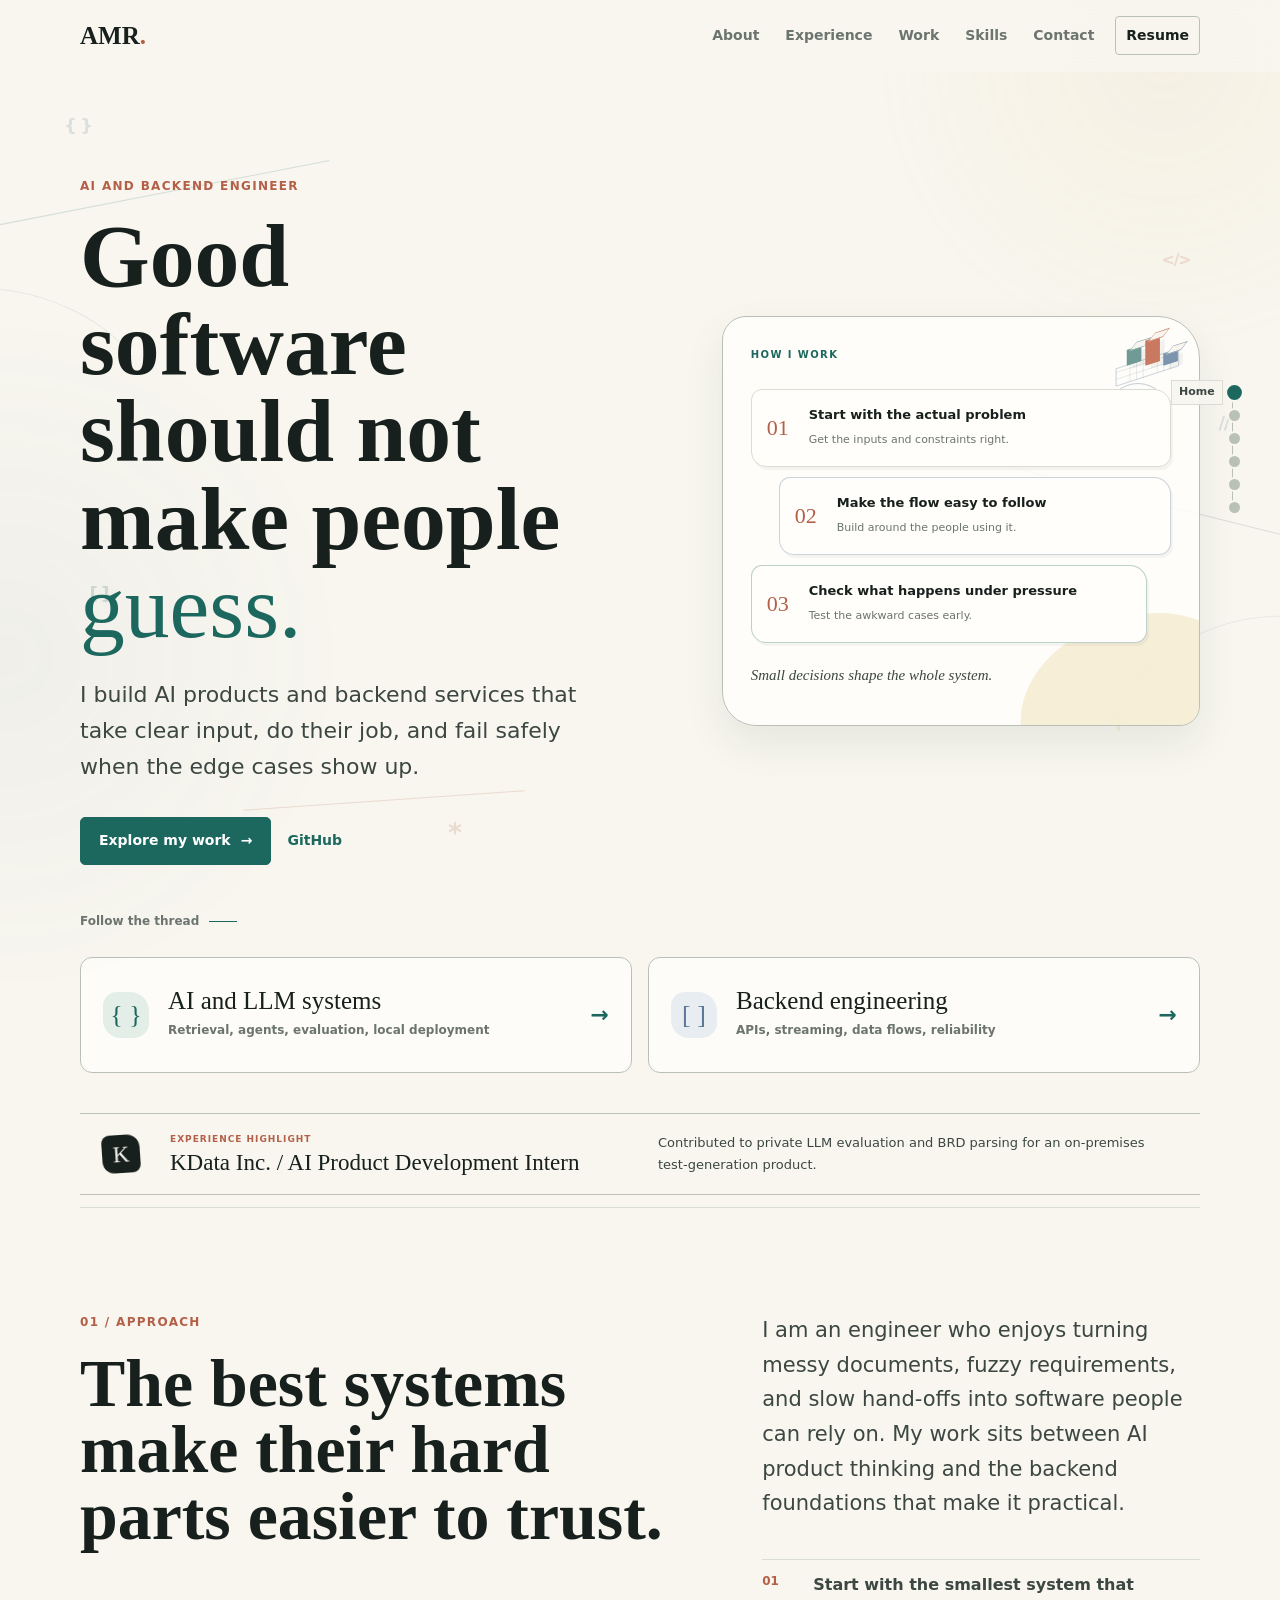
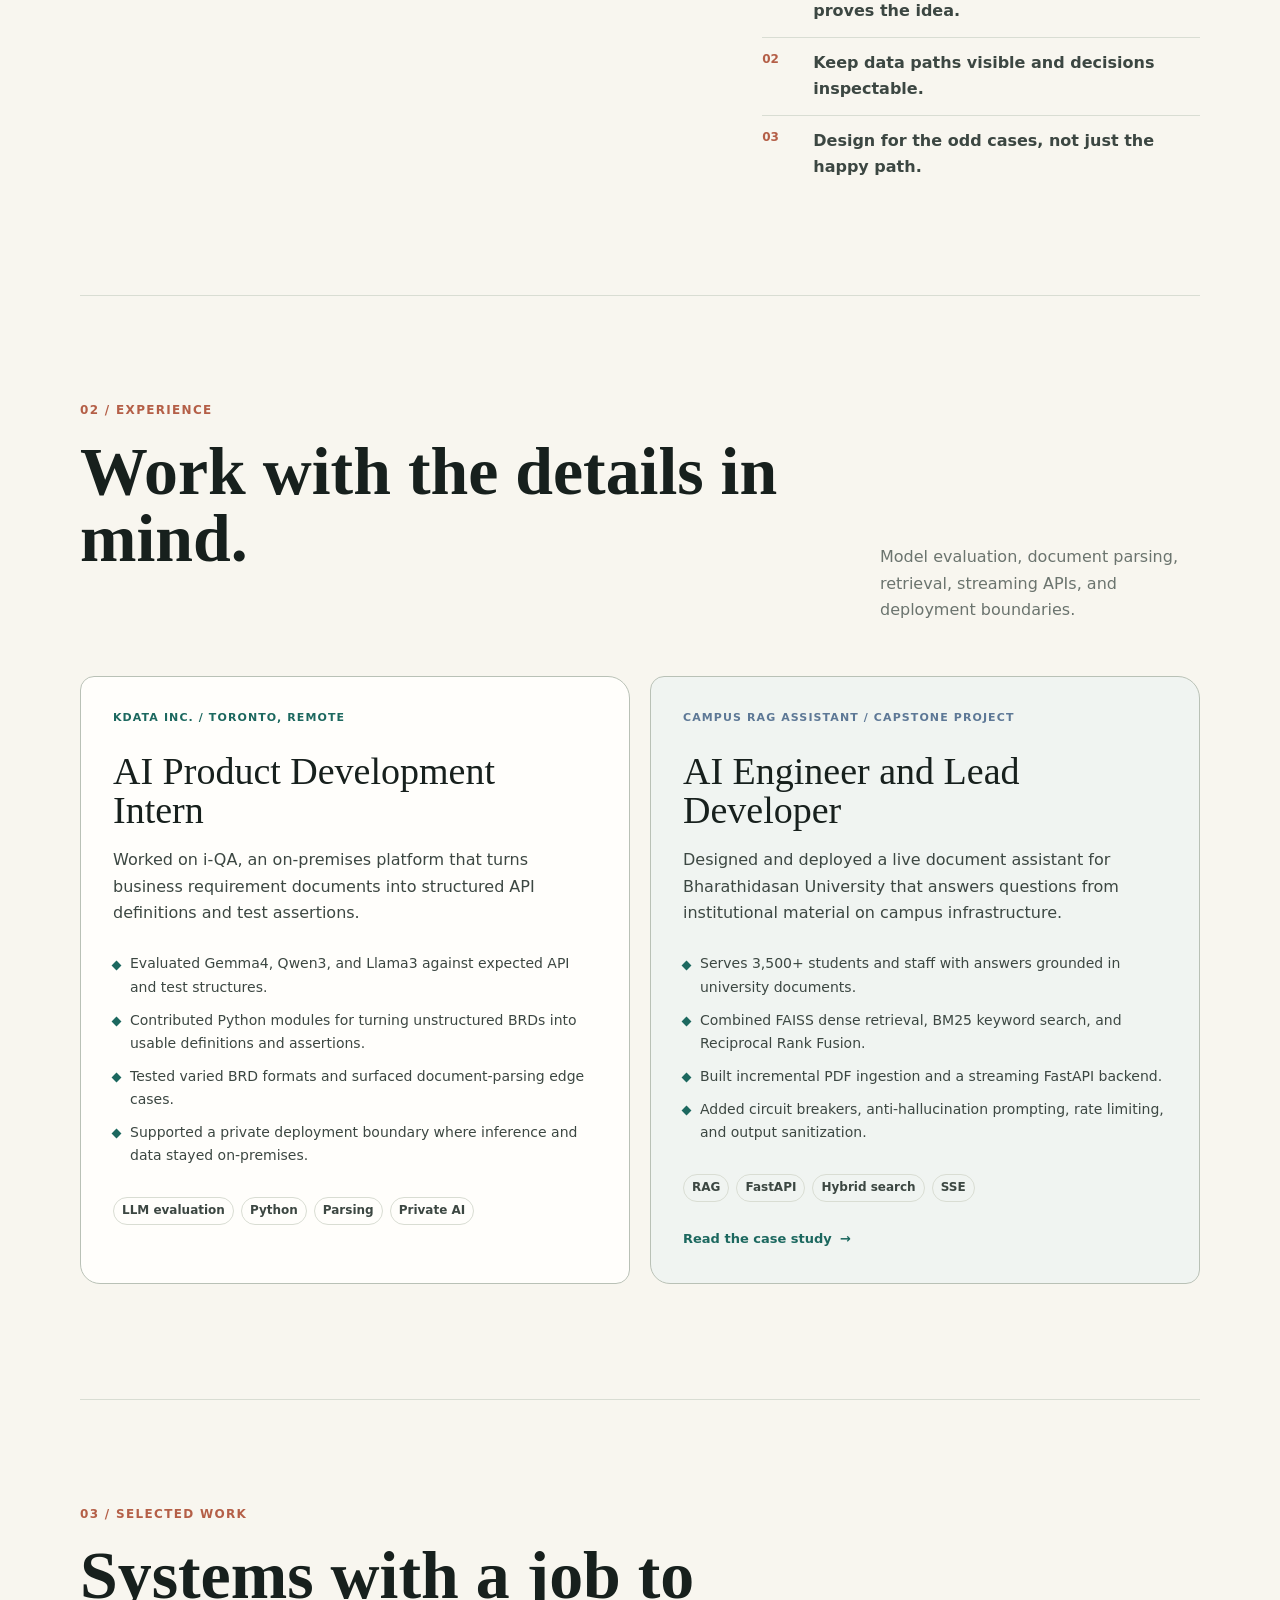
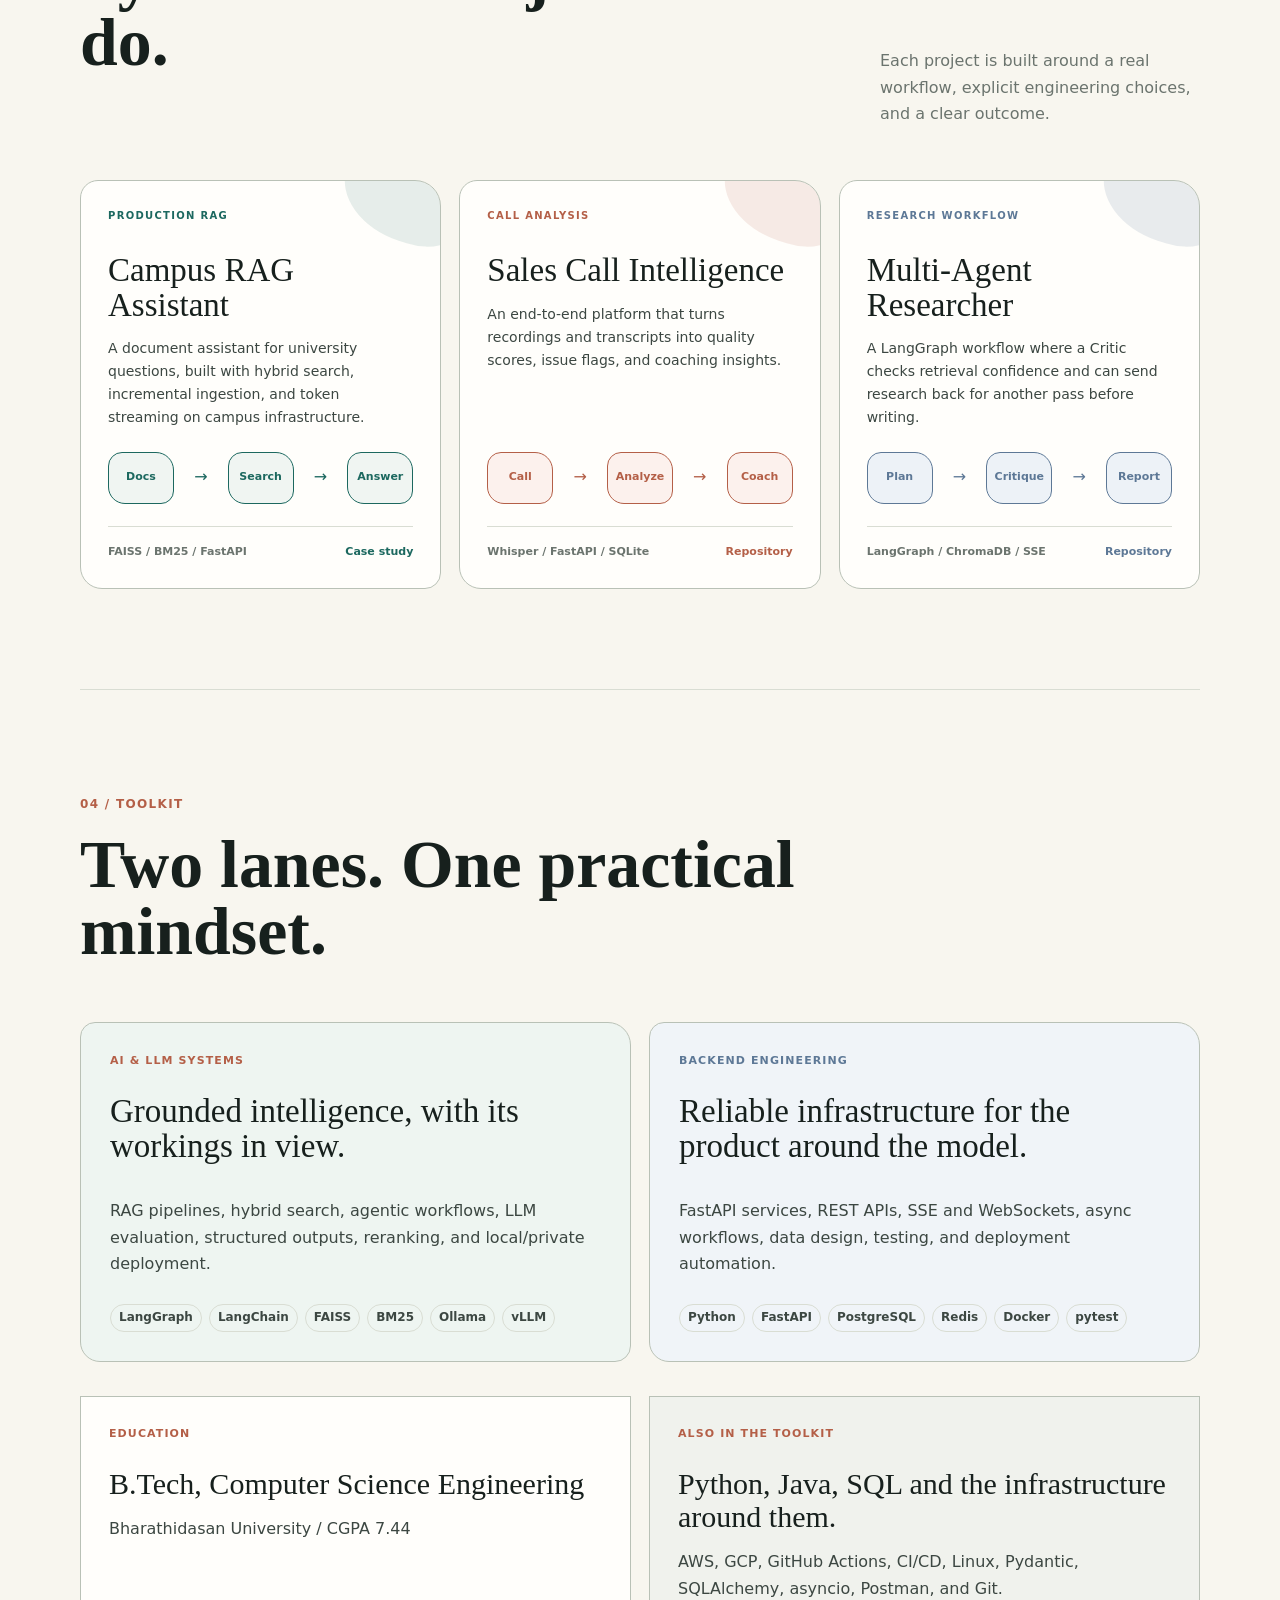
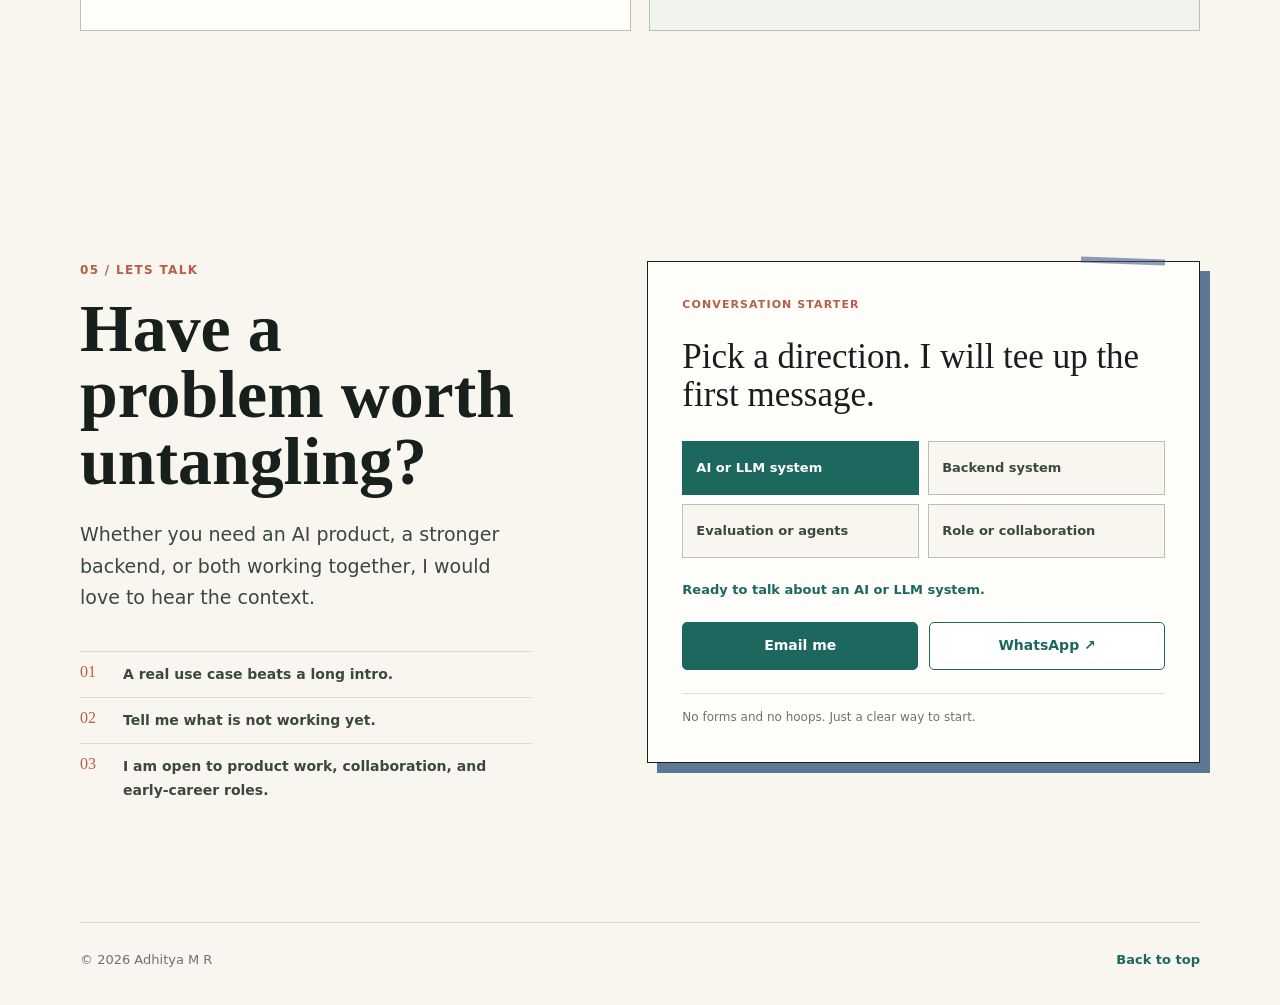
<file: index.html>
<!doctype html>
<html lang="en">
<head>
  <meta charset="utf-8">
  <meta name="viewport" content="width=device-width, initial-scale=1">
  <meta name="description" content="Portfolio of Adhitya M R, an AI and backend engineer building reliable, useful systems.">
  <title>Adhitya M R | AI &amp; Backend Engineer</title>
  <meta name="theme-color" content="#f8f6ef">
  <link rel="icon" type="image/svg+xml" href="favicon.svg">
  <link rel="manifest" href="site.webmanifest">
  <link rel="stylesheet" href="styles.css?v=20260905">
  <script src="script.js?v=20260905" defer></script>
</head>
<body>
  <a class="skip-link" href="#main">Skip to content</a>
  <div class="motion-field" aria-hidden="true">
    <span class="motion-symbol symbol-a">{ }</span>
    <span class="motion-symbol symbol-b">&lt;/&gt;</span>
    <span class="motion-symbol symbol-c">[ ]</span>
    <span class="motion-symbol symbol-d">+</span>
    <span class="motion-symbol symbol-e">//</span>
    <span class="motion-symbol symbol-f">*</span>
    <span class="motion-trace trace-a"></span>
    <span class="motion-trace trace-b"></span>
    <span class="motion-lane lane-a"><i>&gt;&gt;</i></span>
    <span class="motion-lane lane-b"><i>&gt;&gt;</i></span>
    <span class="motion-lane lane-c"><i>&gt;&gt;</i></span>
  </div>

  <header class="site-header" data-header>
    <a class="brand" href="#home" aria-label="Adhitya M R home">AMR<span>.</span></a>
    <button class="menu-toggle" type="button" aria-expanded="false" aria-controls="site-nav">Menu</button>
    <nav class="site-nav" id="site-nav" aria-label="Primary navigation">
      <a href="#about" data-section-link>About</a>
      <a href="#experience" data-section-link>Experience</a>
      <a href="#projects" data-section-link>Work</a>
      <a href="#skills" data-section-link>Skills</a>
      <a href="#contact" data-section-link>Contact</a>
      <a class="nav-resume" href="resume.pdf" target="_blank" rel="noreferrer">Resume</a>
    </nav>
  </header>

  <nav class="section-rail" aria-label="Explore the portfolio">
    <a href="#home" data-section-link><span>Home</span></a>
    <a href="#about" data-section-link><span>About</span></a>
    <a href="#experience" data-section-link><span>Experience</span></a>
    <a href="#projects" data-section-link><span>Work</span></a>
    <a href="#skills" data-section-link><span>Skills</span></a>
    <a href="#contact" data-section-link><span>Contact</span></a>
  </nav>

  <main id="main">
    <section class="hero shell" id="home" aria-labelledby="hero-title">
      <div class="hero-copy">
        <p class="eyebrow">AI AND BACKEND ENGINEER</p>
        <h1 id="hero-title">Good software should not make people <em>guess.</em></h1>
        <p class="intro">I build AI products and backend services that take clear input, do their job, and fail safely when the edge cases show up.</p>
        <div class="hero-actions">
          <a class="button button-primary" href="#projects">Explore my work <span aria-hidden="true">&rarr;</span></a>
          <a class="text-link" href="https://github.com/Adh-0" target="_blank" rel="noreferrer">GitHub</a>
        </div>
      </div>

      <aside class="build-shelf" aria-label="How Adhitya approaches a build">
        <p class="shelf-label">HOW I WORK</p>
        <div class="mini-model" aria-hidden="true">
          <span class="model-base"></span>
          <span class="model-block model-block-one"></span>
          <span class="model-block model-block-two"></span>
          <span class="model-block model-block-three"></span>
        </div>
        <div class="shelf-cards">
          <div class="shelf-card shelf-card-one"><span>01</span><strong>Start with the actual problem</strong><small>Get the inputs and constraints right.</small></div>
          <div class="shelf-card shelf-card-two"><span>02</span><strong>Make the flow easy to follow</strong><small>Build around the people using it.</small></div>
          <div class="shelf-card shelf-card-three"><span>03</span><strong>Check what happens under pressure</strong><small>Test the awkward cases early.</small></div>
        </div>
        <p class="shelf-note">Small decisions shape the whole system.</p>
      </aside>

      <a class="scroll-cue" href="#about"><span>Follow the thread</span><i aria-hidden="true"></i></a>
    </section>

    <section class="role-paths shell" aria-label="Explore roles">
      <a class="role-path role-path-ai" href="#ai-systems"><span class="path-symbol" aria-hidden="true">{ }</span><span><strong>AI and LLM systems</strong><small>Retrieval, agents, evaluation, local deployment</small></span><b aria-hidden="true">&rarr;</b></a>
      <a class="role-path role-path-backend" href="#backend-systems"><span class="path-symbol" aria-hidden="true">[ ]</span><span><strong>Backend engineering</strong><small>APIs, streaming, data flows, reliability</small></span><b aria-hidden="true">&rarr;</b></a>
    </section>

    <section class="kdata-strip shell reveal" aria-labelledby="kdata-title">
      <span class="strip-mark" aria-hidden="true">K</span>
      <div><p class="eyebrow">Experience highlight</p><h2 id="kdata-title">KData Inc. <span aria-hidden="true">/</span> AI Product Development Intern</h2></div>
      <p>Contributed to private LLM evaluation and BRD parsing for an on-premises test-generation product.</p>
    </section>

    <section class="section shell about" id="about" aria-labelledby="about-title">
      <div class="section-heading"><p class="eyebrow">01 / Approach</p><h2 id="about-title">The best systems make their hard parts easier to trust.</h2></div>
      <div class="about-content"><p>I am an engineer who enjoys turning messy documents, fuzzy requirements, and slow hand-offs into software people can rely on. My work sits between AI product thinking and the backend foundations that make it practical.</p><ul class="principles" aria-label="Engineering principles"><li><span>01</span> Start with the smallest system that proves the idea.</li><li><span>02</span> Keep data paths visible and decisions inspectable.</li><li><span>03</span> Design for the odd cases, not just the happy path.</li></ul></div>
    </section>

    <section class="section shell experience" id="experience" aria-labelledby="experience-title">
      <div class="section-heading split-heading"><div><p class="eyebrow">02 / Experience</p><h2 id="experience-title">Work with the details in mind.</h2></div><p>Model evaluation, document parsing, retrieval, streaming APIs, and deployment boundaries.</p></div>
      <div class="experience-list">
        <article class="timeline-card reveal">
          <p class="role-meta">KData Inc. / Toronto, Remote</p><h3>AI Product Development Intern</h3>
          <p>Worked on i-QA, an on-premises platform that turns business requirement documents into structured API definitions and test assertions.</p>
          <ul class="detail-list"><li>Evaluated Gemma4, Qwen3, and Llama3 against expected API and test structures.</li><li>Contributed Python modules for turning unstructured BRDs into usable definitions and assertions.</li><li>Tested varied BRD formats and surfaced document-parsing edge cases.</li><li>Supported a private deployment boundary where inference and data stayed on-premises.</li></ul>
          <div class="tags"><span>LLM evaluation</span><span>Python</span><span>Parsing</span><span>Private AI</span></div>
        </article>
        <article class="timeline-card timeline-card-alt reveal">
          <p class="role-meta">Campus RAG Assistant / Capstone project</p><h3>AI Engineer and Lead Developer</h3>
          <p>Designed and deployed a live document assistant for Bharathidasan University that answers questions from institutional material on campus infrastructure.</p>
          <ul class="detail-list"><li>Serves 3,500+ students and staff with answers grounded in university documents.</li><li>Combined FAISS dense retrieval, BM25 keyword search, and Reciprocal Rank Fusion.</li><li>Built incremental PDF ingestion and a streaming FastAPI backend.</li><li>Added circuit breakers, anti-hallucination prompting, rate limiting, and output sanitization.</li></ul>
          <div class="tags"><span>RAG</span><span>FastAPI</span><span>Hybrid search</span><span>SSE</span></div><a class="case-link" href="case-study.html">Read the case study <span aria-hidden="true">&rarr;</span></a>
        </article>
      </div>
    </section>

    <section class="section shell projects" id="projects" aria-labelledby="projects-title">
      <div class="section-heading split-heading"><div><p class="eyebrow">03 / Selected work</p><h2 id="projects-title">Systems with a job to do.</h2></div><p>Each project is built around a real workflow, explicit engineering choices, and a clear outcome.</p></div>
      <div class="project-list project-list-featured">
        <article class="project-card project-card-rag reveal"><p class="project-kicker">Production RAG</p><h3>Campus RAG Assistant</h3><p>A document assistant for university questions, built with hybrid search, incremental ingestion, and token streaming on campus infrastructure.</p><div class="mini-flow" aria-label="Documents to answer"><span>Docs</span><i>&rarr;</i><span>Search</span><i>&rarr;</i><span>Answer</span></div><div class="card-bottom"><span>FAISS / BM25 / FastAPI</span><a href="case-study.html">Case study</a></div></article>
        <article class="project-card project-card-sales reveal"><p class="project-kicker">Call analysis</p><h3>Sales Call Intelligence</h3><p>An end-to-end platform that turns recordings and transcripts into quality scores, issue flags, and coaching insights.</p><div class="mini-flow" aria-label="Call to insights"><span>Call</span><i>&rarr;</i><span>Analyze</span><i>&rarr;</i><span>Coach</span></div><div class="card-bottom"><span>Whisper / FastAPI / SQLite</span><a href="https://github.com/Adh-0/Sales_AI" target="_blank" rel="noreferrer">Repository</a></div></article>
        <article class="project-card project-card-research reveal"><p class="project-kicker">Research workflow</p><h3>Multi-Agent Researcher</h3><p>A LangGraph workflow where a Critic checks retrieval confidence and can send research back for another pass before writing.</p><div class="mini-flow" aria-label="Plan to report"><span>Plan</span><i>&rarr;</i><span>Critique</span><i>&rarr;</i><span>Report</span></div><div class="card-bottom"><span>LangGraph / ChromaDB / SSE</span><a href="https://github.com/Adh-0/MultiAgent_Researcher" target="_blank" rel="noreferrer">Repository</a></div></article>
      </div>
    </section>

    <section class="section shell skills" id="skills" aria-labelledby="skills-title">
      <div class="section-heading"><p class="eyebrow">04 / Toolkit</p><h2 id="skills-title">Two lanes. One practical mindset.</h2></div>
      <div class="discipline-grid">
        <article class="discipline-card discipline-ai" id="ai-systems"><p class="card-label">AI &amp; LLM systems</p><h3>Grounded intelligence, with its workings in view.</h3><p>RAG pipelines, hybrid search, agentic workflows, LLM evaluation, structured outputs, reranking, and local/private deployment.</p><div class="tags"><span>LangGraph</span><span>LangChain</span><span>FAISS</span><span>BM25</span><span>Ollama</span><span>vLLM</span></div></article>
        <article class="discipline-card discipline-backend" id="backend-systems"><p class="card-label">Backend engineering</p><h3>Reliable infrastructure for the product around the model.</h3><p>FastAPI services, REST APIs, SSE and WebSockets, async workflows, data design, testing, and deployment automation.</p><div class="tags"><span>Python</span><span>FastAPI</span><span>PostgreSQL</span><span>Redis</span><span>Docker</span><span>pytest</span></div></article>
      </div>
      <div class="credentials-grid"><article class="credential-card reveal"><p class="card-label">Education</p><h3>B.Tech, Computer Science Engineering</h3><p>Bharathidasan University / CGPA 7.44</p></article><article class="credential-card reveal"><p class="card-label">Also in the toolkit</p><h3>Python, Java, SQL and the infrastructure around them.</h3><p>AWS, GCP, GitHub Actions, CI/CD, Linux, Pydantic, SQLAlchemy, asyncio, Postman, and Git.</p></article></div>
    </section>

    <section class="contact shell" id="contact" aria-labelledby="contact-title">
      <div class="contact-grid"><div class="contact-copy"><p class="eyebrow">05 / LETS TALK</p><h2 id="contact-title">Have a problem worth untangling?</h2><p>Whether you need an AI product, a stronger backend, or both working together, I would love to hear the context.</p><ul class="contact-notes"><li><span>01</span> A real use case beats a long intro.</li><li><span>02</span> Tell me what is not working yet.</li><li><span>03</span> I am open to product work, collaboration, and early-career roles.</li></ul></div>
        <aside class="contact-starter reveal" aria-labelledby="starter-title"><p class="card-label">Conversation starter</p><h3 id="starter-title">Pick a direction. I will tee up the first message.</h3><div class="topic-picker" role="group" aria-label="Choose a conversation topic"><button type="button" class="topic-button is-selected" aria-pressed="true" data-contact-topic data-subject="AI or LLM system" data-message="Hi Adhitya, I saw your portfolio and would like to talk about an AI or LLM system.">AI or LLM system</button><button type="button" class="topic-button" aria-pressed="false" data-contact-topic data-subject="Backend system" data-message="Hi Adhitya, I saw your portfolio and would like to talk about a backend system.">Backend system</button><button type="button" class="topic-button" aria-pressed="false" data-contact-topic data-subject="AI evaluation or workflow" data-message="Hi Adhitya, I saw your portfolio and would like to talk about AI evaluation or an agentic workflow.">Evaluation or agents</button><button type="button" class="topic-button" aria-pressed="false" data-contact-topic data-subject="Career opportunity" data-message="Hi Adhitya, I saw your portfolio and would like to discuss a role or collaboration.">Role or collaboration</button></div><p class="contact-status" data-contact-status aria-live="polite">Ready to talk about an AI or LLM system.</p><div class="contact-actions"><a class="button button-primary" href="mailto:adhityamr0@gmail.com?subject=AI%20or%20LLM%20system&amp;body=Hi%20Adhitya%2C%20I%20saw%20your%20portfolio%20and%20would%20like%20to%20talk%20about%20an%20AI%20or%20LLM%20system." data-email-contact>Email me</a><a class="button button-whatsapp" href="https://wa.me/919940582355?text=Hi%20Adhitya%2C%20I%20saw%20your%20portfolio%20and%20would%20like%20to%20talk%20about%20an%20AI%20or%20LLM%20system." target="_blank" rel="noreferrer" data-whatsapp>WhatsApp ↗</a></div><p class="contact-footnote">No forms and no hoops. Just a clear way to start.</p></aside></div>
    </section>
  </main>
  <footer class="site-footer shell"><span>&copy; <span data-year></span> Adhitya M R</span><a href="#home">Back to top</a></footer>
  <div class="toast" role="status" aria-live="polite">Opening WhatsApp...</div>
</body>
</html>
</file>
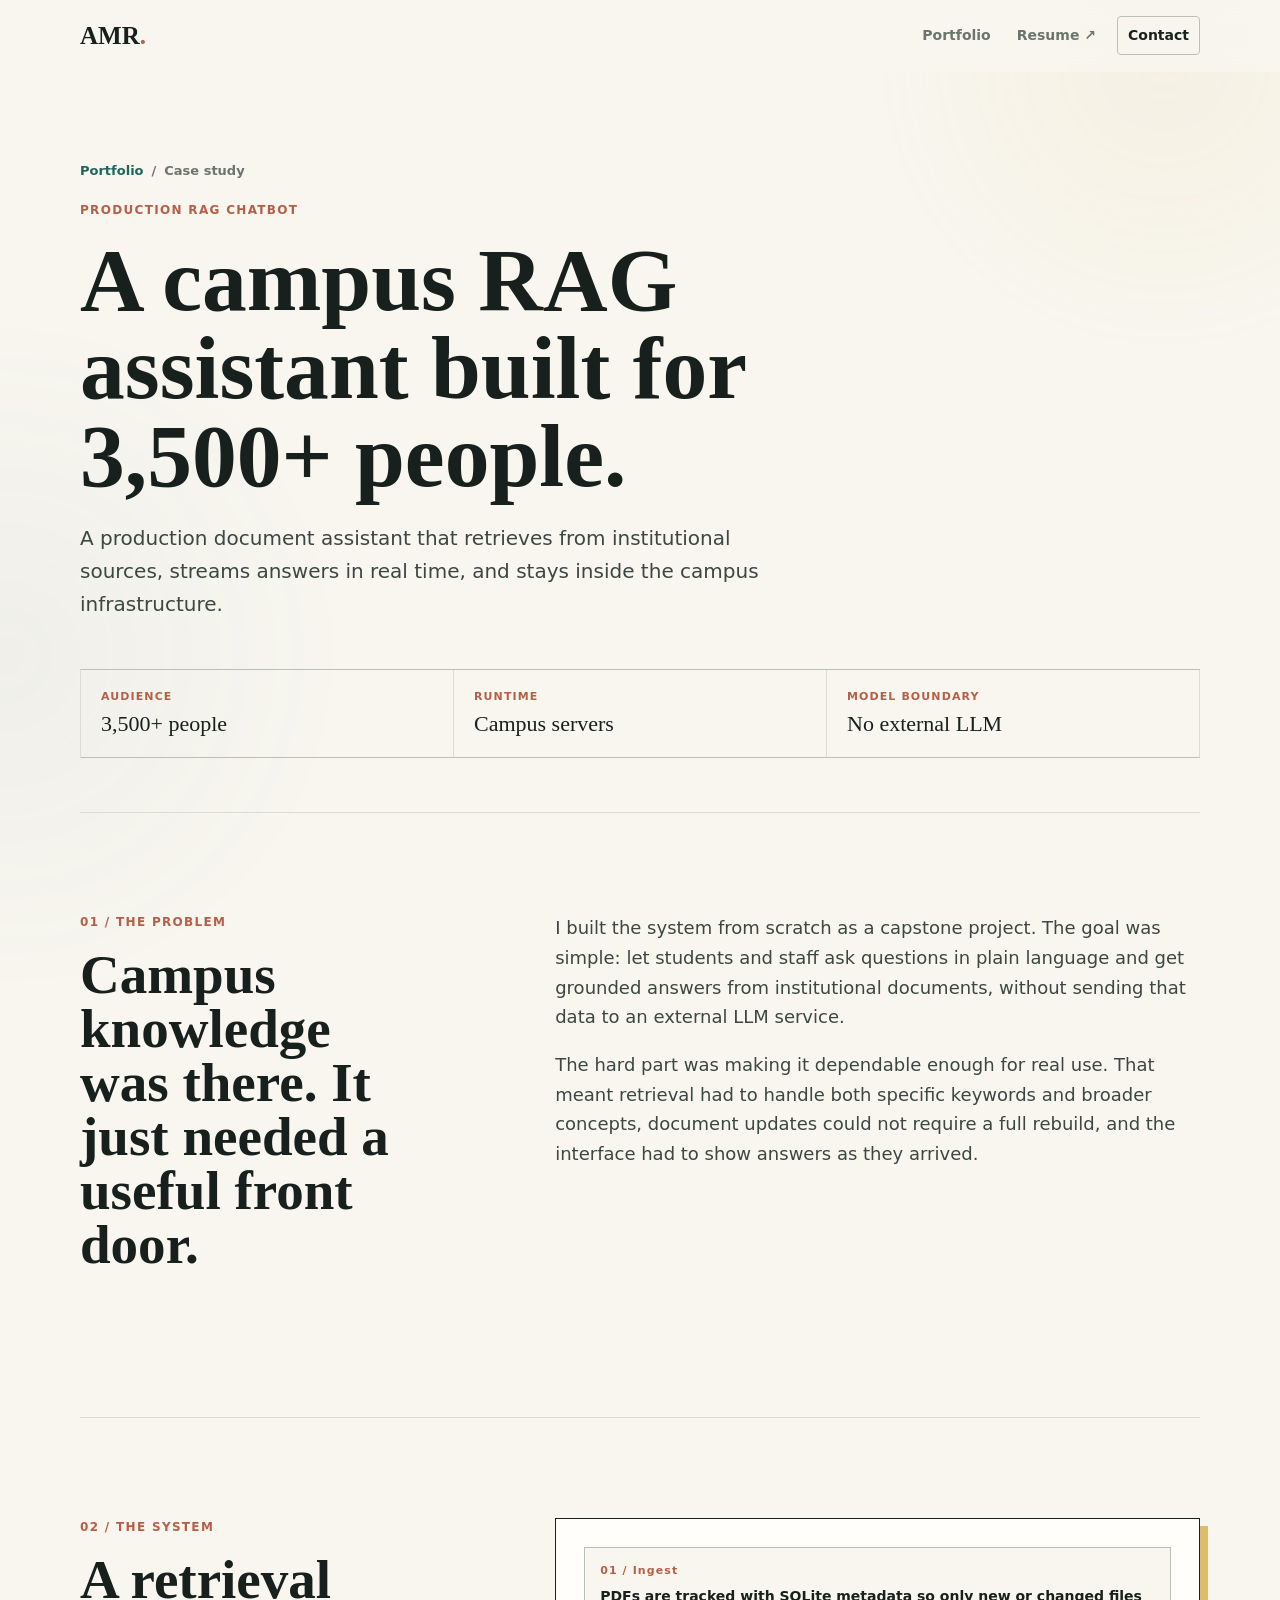
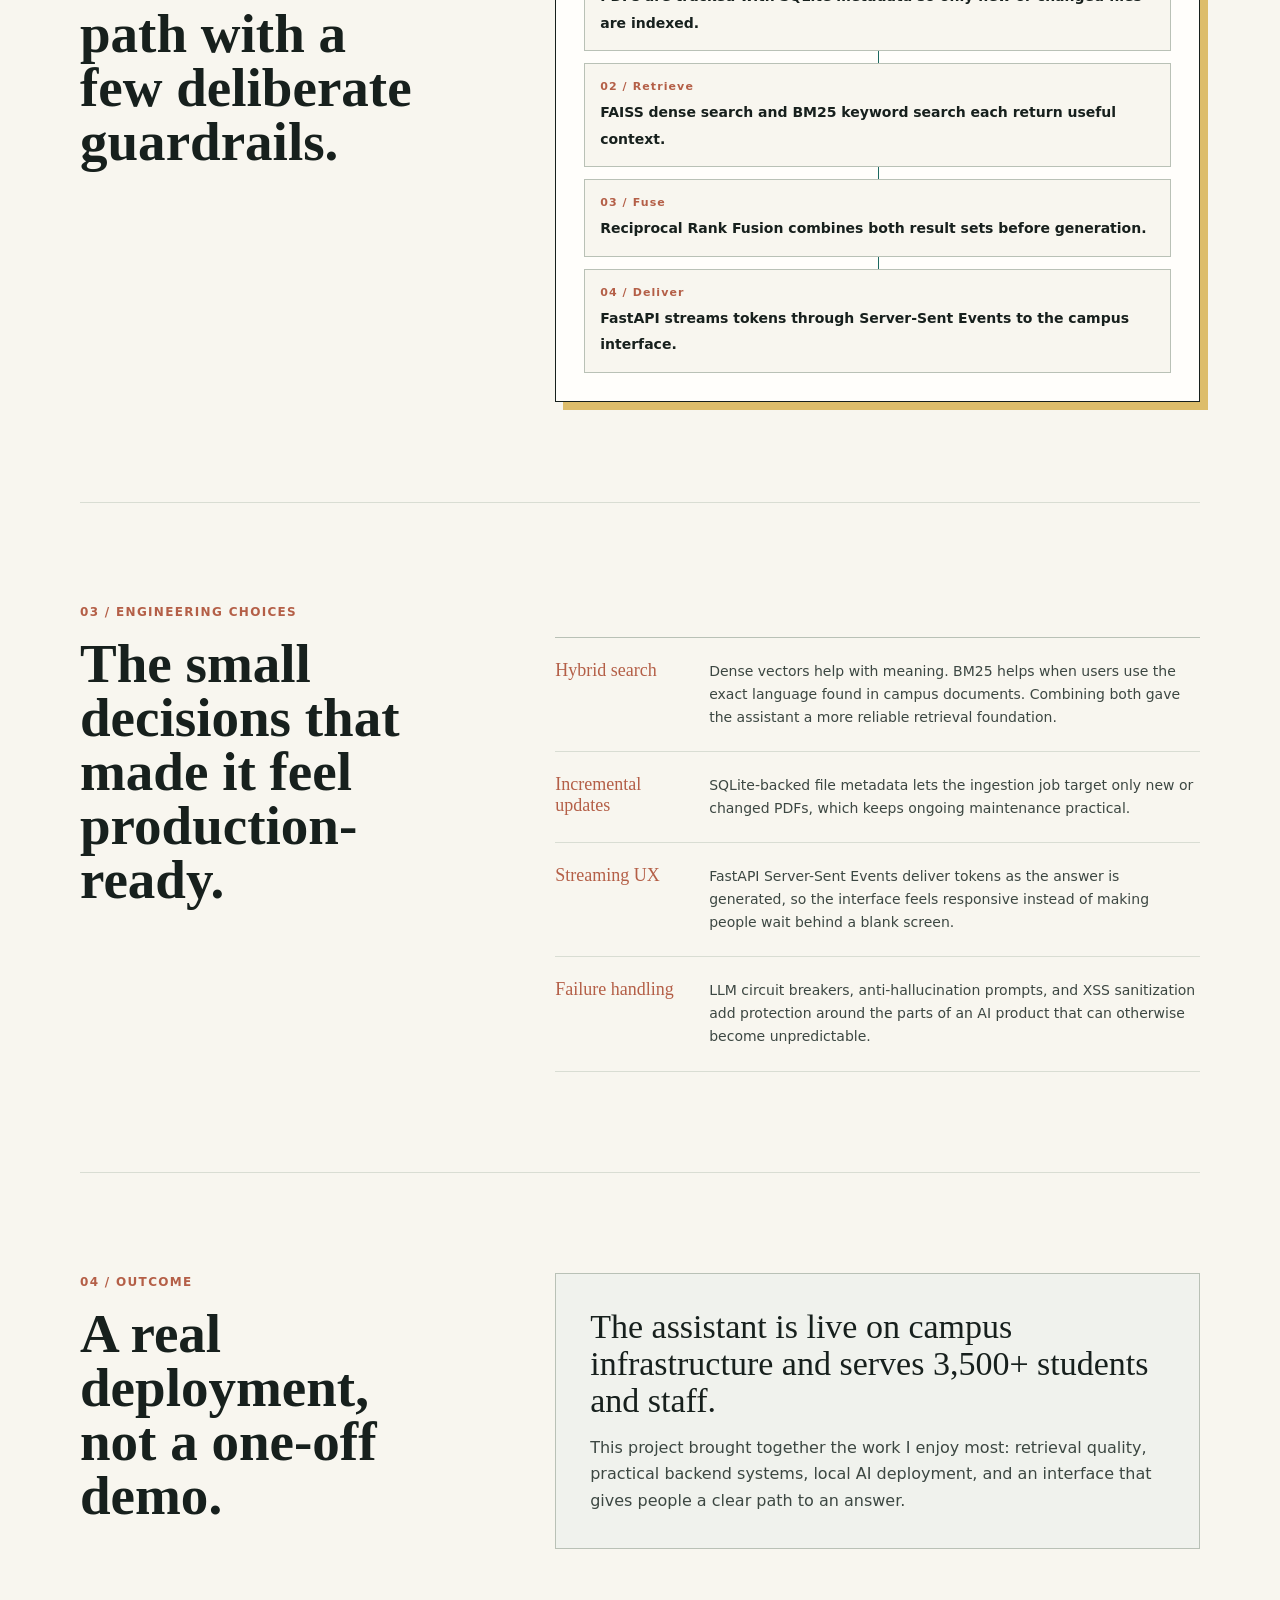
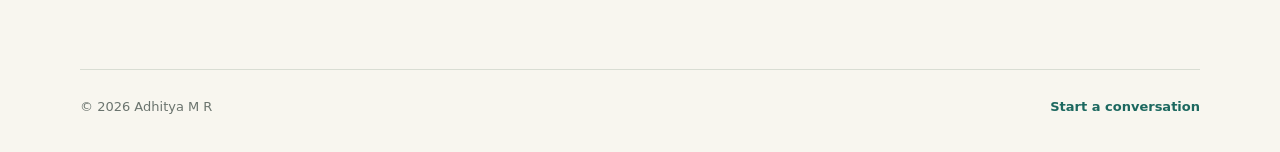
<file: case-study.html>
<!doctype html>
<html lang="en">
<head>
  <meta charset="utf-8">
  <meta name="viewport" content="width=device-width, initial-scale=1">
  <meta name="description" content="Case study: a production campus RAG assistant built by Adhitya M R.">
  <meta name="theme-color" content="#f6f4ee">
  <title>Campus RAG Assistant | Adhitya M R</title>
  <link rel="icon" type="image/svg+xml" href="favicon.svg">
  <link rel="manifest" href="site.webmanifest">
  <link rel="stylesheet" href="styles.css?v=20260905">
  <script src="script.js?v=20260905" defer></script>
</head>
<body>
  <a class="skip-link" href="#main">Skip to content</a>

  <header class="site-header" data-header>
    <a class="brand" href="index.html" aria-label="Adhitya M R portfolio home">AMR<span>.</span></a>
    <button class="menu-toggle" type="button" aria-expanded="false" aria-controls="site-nav">Menu</button>
    <nav class="site-nav" id="site-nav" aria-label="Primary navigation">
      <a href="index.html#about">Portfolio</a>
      <a href="resume.pdf" target="_blank" rel="noreferrer">Resume ↗</a>
      <a class="nav-resume" href="index.html#contact">Contact</a>
    </nav>
  </header>

  <main id="main">
    <header class="page-header shell">
      <p class="breadcrumbs"><a href="index.html">Portfolio</a><span>/</span><span>Case study</span></p>
      <p class="eyebrow">Production RAG chatbot</p>
      <h1>A campus RAG assistant built for 3,500+ people.</h1>
      <p class="page-intro">A production document assistant that retrieves from institutional sources, streams answers in real time, and stays inside the campus infrastructure.</p>
      <div class="case-facts" aria-label="Project facts">
        <div><span>Audience</span><strong>3,500+ people</strong></div>
        <div><span>Runtime</span><strong>Campus servers</strong></div>
        <div><span>Model boundary</span><strong>No external LLM</strong></div>
      </div>
    </header>

    <section class="case-study-section shell" id="overview" aria-labelledby="problem-title">
      <div class="case-study-grid">
        <div><p class="eyebrow">01 / The problem</p><h2 id="problem-title">Campus knowledge was there. It just needed a useful front door.</h2></div>
        <div class="case-body">
          <p>I built the system from scratch as a capstone project. The goal was simple: let students and staff ask questions in plain language and get grounded answers from institutional documents, without sending that data to an external LLM service.</p>
          <p>The hard part was making it dependable enough for real use. That meant retrieval had to handle both specific keywords and broader concepts, document updates could not require a full rebuild, and the interface had to show answers as they arrived.</p>
        </div>
      </div>
    </section>

    <section class="case-study-section shell" aria-labelledby="architecture-title">
      <div class="case-study-grid">
        <div><p class="eyebrow">02 / The system</p><h2 id="architecture-title">A retrieval path with a few deliberate guardrails.</h2></div>
        <div class="architecture" aria-label="Campus RAG system flow">
          <div class="architecture-step"><span>01 / Ingest</span><strong>PDFs are tracked with SQLite metadata so only new or changed files are indexed.</strong></div>
          <div class="architecture-step"><span>02 / Retrieve</span><strong>FAISS dense search and BM25 keyword search each return useful context.</strong></div>
          <div class="architecture-step"><span>03 / Fuse</span><strong>Reciprocal Rank Fusion combines both result sets before generation.</strong></div>
          <div class="architecture-step"><span>04 / Deliver</span><strong>FastAPI streams tokens through Server-Sent Events to the campus interface.</strong></div>
        </div>
      </div>
    </section>

    <section class="case-study-section shell" aria-labelledby="decisions-title">
      <div class="case-study-grid">
        <div><p class="eyebrow">03 / Engineering choices</p><h2 id="decisions-title">The small decisions that made it feel production-ready.</h2></div>
        <div class="decision-list">
          <article><h3>Hybrid search</h3><p>Dense vectors help with meaning. BM25 helps when users use the exact language found in campus documents. Combining both gave the assistant a more reliable retrieval foundation.</p></article>
          <article><h3>Incremental updates</h3><p>SQLite-backed file metadata lets the ingestion job target only new or changed PDFs, which keeps ongoing maintenance practical.</p></article>
          <article><h3>Streaming UX</h3><p>FastAPI Server-Sent Events deliver tokens as the answer is generated, so the interface feels responsive instead of making people wait behind a blank screen.</p></article>
          <article><h3>Failure handling</h3><p>LLM circuit breakers, anti-hallucination prompts, and XSS sanitization add protection around the parts of an AI product that can otherwise become unpredictable.</p></article>
        </div>
      </div>
    </section>

    <section class="case-study-section shell" aria-labelledby="outcome-title">
      <div class="case-study-grid">
        <div><p class="eyebrow">04 / Outcome</p><h2 id="outcome-title">A real deployment, not a one-off demo.</h2></div>
        <article class="case-outcome">
          <h3>The assistant is live on campus infrastructure and serves 3,500+ students and staff.</h3>
          <p>This project brought together the work I enjoy most: retrieval quality, practical backend systems, local AI deployment, and an interface that gives people a clear path to an answer.</p>
        </article>
      </div>
    </section>
  </main>

  <footer class="site-footer shell"><span>&copy; <span data-year></span> Adhitya M R</span><a href="index.html#contact">Start a conversation</a></footer>
</body>
</html>
</file>
<file: styles.css>
:root {
  --bg: #f6f4ee;
  --surface: #ffffff;
  --surface-soft: #eeeee6;
  --ink: #181b18;
  --ink-soft: #3e4640;
  --muted: #70776e;
  --line: #dedbd0;
  --line-strong: #bfb7a6;
  --accent: #0b6863;
  --accent-2: #a64f35;
  --accent-3: #c98d22;
  --accent-4: #394f7a;
  --shadow: 0 18px 45px rgba(52, 43, 32, .08);
  --serif: Georgia, "Times New Roman", serif;
  --sans: Inter, ui-sans-serif, system-ui, -apple-system, BlinkMacSystemFont, "Segoe UI", sans-serif;
}

* {
  box-sizing: border-box;
}

html {
  scroll-behavior: smooth;
  scroll-padding-top: 86px;
}

body {
  margin: 0;
  background: var(--bg);
  color: var(--ink);
  font: 16px/1.65 var(--sans);
  isolation: isolate;
}

body::before {
  content: "";
  position: fixed;
  inset: 0;
  z-index: -2;
  pointer-events: none;
  background:
    linear-gradient(90deg, rgba(24, 27, 24, .025) 1px, transparent 1px),
    linear-gradient(rgba(24, 27, 24, .025) 1px, transparent 1px);
  background-size: 84px 84px;
}

body::after {
  content: "";
  position: fixed;
  inset: -18vmax;
  z-index: -1;
  pointer-events: none;
  opacity: .75;
  background:
    radial-gradient(circle at 18% 23%, rgba(11, 104, 99, .12) 0 1.5%, transparent 13%),
    radial-gradient(circle at 83% 15%, rgba(201, 141, 34, .12) 0 1.2%, transparent 12%),
    radial-gradient(circle at 70% 79%, rgba(166, 79, 53, .09) 0 1.4%, transparent 15%),
    radial-gradient(circle at 22% 84%, rgba(57, 79, 122, .08) 0 1.1%, transparent 13%);
  filter: blur(3px);
  animation: ambient-drift 24s ease-in-out infinite alternate;
}

a {
  color: inherit;
  text-decoration: none;
}

a:focus-visible,
button:focus-visible {
  outline: 3px solid var(--accent-3);
  outline-offset: 4px;
}

.shell {
  width: min(1120px, calc(100% - 48px));
  margin: 0 auto;
}

.skip-link {
  position: fixed;
  z-index: 20;
  top: 12px;
  left: 12px;
  padding: 9px 14px;
  background: var(--ink);
  color: white;
  transform: translateY(-160%);
}

.skip-link:focus {
  transform: translateY(0);
}

.site-header {
  position: sticky;
  top: 0;
  z-index: 10;
  display: flex;
  align-items: center;
  justify-content: space-between;
  min-height: 72px;
  padding: 0 max(24px, calc((100vw - 1120px) / 2));
  border-bottom: 1px solid transparent;
  background: color-mix(in srgb, var(--bg) 88%, transparent);
  backdrop-filter: blur(14px);
  transition: min-height .2s, border-color .2s;
}

.site-header.is-scrolled {
  min-height: 60px;
  border-bottom-color: var(--line);
}

.brand {
  font: 700 24px/1 var(--serif);
  letter-spacing: 0;
}

.brand span {
  color: var(--accent-2);
}

.site-nav {
  display: flex;
  align-items: center;
  gap: 6px;
}

.site-nav a {
  padding: 7px 10px;
  color: var(--muted);
  font-size: 14px;
  font-weight: 700;
}

.site-nav a:hover,
.site-nav a.active {
  color: var(--accent);
}

.site-nav .nav-resume {
  margin-left: 5px;
  border: 1px solid var(--line-strong);
  border-radius: 999px;
  color: var(--ink);
}

.site-nav .nav-resume:hover {
  border-color: var(--accent);
  color: var(--accent);
}

.section-rail {
  position: fixed;
  z-index: 8;
  top: 50%;
  right: clamp(16px, 3vw, 42px);
  display: grid;
  gap: 8px;
  transform: translateY(-50%);
}

.section-rail::before {
  content: "";
  position: absolute;
  top: 8px;
  bottom: 8px;
  left: 5px;
  width: 1px;
  background: var(--line-strong);
}

.section-rail a {
  position: relative;
  display: flex;
  align-items: center;
  min-height: 11px;
  color: var(--ink-soft);
}

.section-rail a::before {
  content: "";
  width: 11px;
  height: 11px;
  border: 2px solid var(--bg);
  border-radius: 50%;
  background: var(--line-strong);
  transition: transform .2s ease, background .2s ease;
}

.section-rail span {
  position: absolute;
  right: 19px;
  padding: 2px 7px;
  border: 1px solid var(--line);
  background: color-mix(in srgb, var(--bg) 92%, transparent);
  font-size: 11px;
  font-weight: 800;
  opacity: 0;
  transform: translateX(5px);
  transition: opacity .2s ease, transform .2s ease;
}

.section-rail a:hover span,
.section-rail a:focus-visible span,
.section-rail a.active span {
  opacity: 1;
  transform: translateX(0);
}

.section-rail a.active::before {
  background: var(--accent);
  transform: scale(1.35);
}

.menu-toggle {
  display: none;
  border: 1px solid var(--line-strong);
  border-radius: 999px;
  background: var(--surface);
  color: var(--ink);
  padding: 7px 13px;
  font: 700 13px var(--sans);
}

.hero {
  position: relative;
  display: grid;
  grid-template-columns: minmax(0, 1fr) 315px;
  gap: clamp(38px, 9vw, 120px);
  align-items: center;
  min-height: calc(100vh - 72px);
  padding: 92px 0 110px;
}

.eyebrow {
  display: flex;
  align-items: center;
  gap: 9px;
  margin: 0 0 15px;
  color: var(--accent-2);
  font-size: 12px;
  font-weight: 800;
  letter-spacing: .11em;
  text-transform: uppercase;
}

h1,
h2,
h3,
p {
  overflow-wrap: anywhere;
}

h1,
h2,
h3 {
  margin-top: 0;
}

h1,
h2 {
  font-family: var(--serif);
  letter-spacing: 0;
  line-height: .98;
}

h1 {
  max-width: 760px;
  margin-bottom: 26px;
  font-size: clamp(50px, 7vw, 94px);
}

.name-initials {
  white-space: nowrap;
}

h2 {
  font-size: clamp(42px, 5.3vw, 72px);
}

em {
  color: var(--accent);
  font-weight: 400;
}

.intro {
  max-width: 680px;
  margin-bottom: 31px;
  color: var(--ink-soft);
  font-size: clamp(18px, 2vw, 22px);
}

.hero-actions,
.contact-actions {
  display: flex;
  flex-wrap: wrap;
  align-items: center;
  gap: 16px;
}

.jump-links {
  display: flex;
  flex-wrap: wrap;
  gap: 9px 18px;
  margin-top: 32px;
}

.jump-links a {
  display: inline-flex;
  gap: 7px;
  align-items: center;
  padding-bottom: 3px;
  border-bottom: 1px solid transparent;
  color: var(--ink-soft);
  font-size: 12px;
  font-weight: 800;
  transition: border-color .2s ease, color .2s ease, transform .2s ease;
}

.jump-links a:hover {
  border-bottom-color: var(--accent);
  color: var(--accent);
  transform: translateY(-2px);
}

.jump-links span {
  color: var(--accent-2);
  font-family: var(--serif);
  font-size: 15px;
}

.button {
  display: inline-flex;
  align-items: center;
  justify-content: center;
  gap: 10px;
  min-height: 48px;
  padding: 0 18px;
  border: 1px solid var(--ink);
  border-radius: 5px;
  font-size: 14px;
  font-weight: 800;
  transition: transform .18s ease, box-shadow .18s ease;
}

.button:hover {
  transform: translate(-2px, -2px);
  box-shadow: 4px 4px 0 var(--ink);
}

.button-primary {
  border-color: var(--accent);
  background: var(--accent);
  color: #fff;
}

.text-link {
  color: var(--accent);
  font-size: 14px;
  font-weight: 800;
}

.text-link:hover {
  text-decoration: underline;
}

.now-card {
  position: relative;
  padding: 22px;
  border: 1px solid var(--ink);
  background: var(--surface);
  box-shadow: 8px 8px 0 var(--accent-3);
  transform: translate(var(--tilt-x, 0), var(--tilt-y, 0)) rotate(calc(2deg + var(--tilt-r, 0deg)));
  transition: transform .25s ease, box-shadow .25s ease;
}

.now-card:hover {
  box-shadow: 11px 11px 0 var(--accent-3);
}

.now-card::after {
  content: "";
  position: absolute;
  width: 90px;
  height: 5px;
  top: -3px;
  left: 50%;
  background: rgba(201, 141, 34, .65);
  transform: translateX(-50%) rotate(-3deg);
}

.card-topline {
  display: flex;
  justify-content: space-between;
  color: var(--muted);
  font-size: 11px;
  font-weight: 800;
  letter-spacing: .14em;
}

.live-dot {
  width: 9px;
  height: 9px;
  border-radius: 50%;
  background: var(--accent);
}

.now-card > p:not(.card-footnote) {
  margin: 44px 0 25px;
  font: 28px/1.14 var(--serif);
  letter-spacing: 0;
}

.mini-stack,
.tags {
  display: flex;
  flex-wrap: wrap;
  gap: 7px;
}

.mini-stack span,
.tags span {
  padding: 3px 8px;
  border: 1px solid var(--line);
  border-radius: 999px;
  color: var(--ink-soft);
  font-size: 12px;
  font-weight: 700;
}

.card-footnote {
  margin: 27px 0 0;
  padding-top: 13px;
  border-top: 1px solid var(--line);
  color: var(--muted);
  font-size: 12px;
}

.scroll-cue {
  position: absolute;
  bottom: 25px;
  left: 0;
  display: flex;
  align-items: center;
  gap: 10px;
  color: var(--muted);
  font-size: 12px;
  font-weight: 700;
}

.scroll-cue i {
  width: 28px;
  height: 1px;
  background: var(--accent);
}

.section {
  padding: 115px 0;
  border-top: 1px solid var(--line);
}

.section-heading {
  max-width: 770px;
  margin-bottom: 48px;
}

.section-heading .eyebrow {
  margin-bottom: 18px;
}

.about {
  display: grid;
  grid-template-columns: 1.15fr .85fr;
  gap: 90px;
}

.about .section-heading {
  margin: 0;
}

.about-content > p {
  margin: 0 0 38px;
  color: var(--ink-soft);
  font-size: 21px;
}

.principles {
  display: grid;
  gap: 12px;
  margin: 0;
  padding: 0;
  list-style: none;
}

.principles li {
  display: grid;
  grid-template-columns: 43px 1fr;
  gap: 8px;
  padding-top: 12px;
  border-top: 1px solid var(--line);
  color: var(--ink-soft);
  font-weight: 700;
}

.principles span {
  color: var(--accent-2);
  font-size: 12px;
}

.split-heading {
  display: flex;
  max-width: none;
  align-items: end;
  justify-content: space-between;
  gap: 35px;
}

.split-heading > div {
  max-width: 700px;
}

.split-heading > p {
  max-width: 320px;
  margin: 0 0 5px;
  color: var(--muted);
}

.experience-list {
  display: grid;
  grid-template-columns: 1fr 1fr;
  gap: 18px;
}

.timeline-card {
  position: relative;
  min-height: 640px;
  padding: 32px;
  overflow: hidden;
  border: 1px solid var(--line-strong);
  background: var(--surface);
  transition: transform .25s ease, box-shadow .25s ease;
}

.timeline-card:hover {
  transform: translateY(-5px);
  box-shadow: var(--shadow);
}

.timeline-card-alt {
  background: var(--surface-soft);
}

.role-meta,
.card-label {
  margin: 0 0 24px;
  color: var(--accent-2);
  font-size: 11px;
  font-weight: 800;
  letter-spacing: .1em;
  text-transform: uppercase;
}

.timeline-card h3 {
  max-width: 460px;
  margin-bottom: 16px;
  font: 38px/1.05 var(--serif);
  letter-spacing: 0;
}

.timeline-card > p:not(.role-meta) {
  max-width: 520px;
  color: var(--ink-soft);
}

.detail-list {
  display: grid;
  gap: 10px;
  margin: 26px 0 30px;
  padding: 0;
  list-style: none;
  color: var(--ink-soft);
  font-size: 14px;
}

.detail-list li {
  position: relative;
  padding-left: 17px;
}

.detail-list li::before {
  content: "";
  position: absolute;
  left: 0;
  top: .65em;
  width: 7px;
  height: 7px;
  background: var(--accent);
  transform: rotate(45deg);
}

.timeline-card .tags {
  margin-top: 28px;
}

.case-link {
  display: inline-flex;
  align-items: center;
  gap: 8px;
  margin-top: 26px;
  color: var(--accent);
  font-size: 13px;
  font-weight: 800;
}

.case-link:hover span {
  transform: translateX(4px);
}

.case-link span {
  transition: transform .2s ease;
}

.projects {
  padding-bottom: 100px;
}

.project-list {
  border-top: 1px solid var(--line-strong);
}

.project-row {
  display: grid;
  grid-template-columns: 60px minmax(0, 1fr) 260px 42px;
  gap: 20px;
  align-items: center;
  padding: 31px 12px;
  border-bottom: 1px solid var(--line);
  transition: background .2s, padding .2s;
}

.project-row:hover {
  padding-right: 20px;
  padding-left: 20px;
  background: var(--surface);
}

.project-number {
  color: var(--accent-2);
  font: 28px var(--serif);
}

.project-row h3 {
  margin: 0 0 5px;
  font: 29px/1.15 var(--serif);
  letter-spacing: 0;
}

.project-row p {
  margin: 0;
  color: var(--muted);
}

.project-stack {
  font-size: 13px;
}

.project-row > a {
  justify-self: end;
  display: grid;
  width: 42px;
  height: 34px;
  place-items: center;
  border: 1px solid var(--line-strong);
  border-radius: 999px;
  color: var(--accent);
  font-size: 12px;
  font-weight: 800;
}

.project-row > a:hover {
  background: var(--accent);
  color: white;
}

.skills {
  padding-top: 80px;
}

.toolkit-grid {
  display: grid;
  grid-template-columns: repeat(2, 1fr);
  border-top: 1px solid var(--line-strong);
}

.toolkit-grid div {
  display: grid;
  grid-template-columns: 145px 1fr;
  gap: 20px;
  padding: 20px 0;
  border-bottom: 1px solid var(--line);
}

.toolkit-grid div:nth-child(odd) {
  padding-right: 28px;
}

.toolkit-grid div:nth-child(even) {
  padding-left: 28px;
  border-left: 1px solid var(--line);
}

.toolkit-grid strong {
  color: var(--accent-2);
  font-size: 13px;
}

.toolkit-grid span {
  color: var(--ink-soft);
}

.credentials-grid {
  display: grid;
  grid-template-columns: 1fr 1fr;
  gap: 18px;
  margin-top: 34px;
}

.credential-card {
  padding: 28px;
  border: 1px solid var(--line-strong);
  background: var(--surface);
}

.credential-card:nth-child(2) {
  background: var(--surface-soft);
}

.credential-card h3 {
  margin-bottom: 12px;
  font: 30px/1.1 var(--serif);
  letter-spacing: 0;
}

.credential-card p:last-child {
  margin-bottom: 0;
  color: var(--ink-soft);
}

.contact {
  position: relative;
  padding: 115px 0 120px;
}

.contact-grid {
  display: grid;
  grid-template-columns: minmax(0, .9fr) minmax(430px, 1.1fr);
  gap: clamp(48px, 9vw, 120px);
  align-items: start;
}

.contact-copy h2 {
  max-width: 620px;
  margin-bottom: 24px;
}

.contact-copy > p:not(.eyebrow) {
  max-width: 520px;
  margin: 0 0 30px;
  color: var(--ink-soft);
  font-size: 19px;
}

.contact-notes {
  display: grid;
  gap: 11px;
  max-width: 520px;
  margin: 38px 0 0;
  padding: 0;
  list-style: none;
}

.contact-notes li {
  display: grid;
  grid-template-columns: 34px 1fr;
  gap: 9px;
  padding-top: 11px;
  border-top: 1px solid var(--line);
  color: var(--ink-soft);
  font-size: 14px;
  font-weight: 700;
}

.contact-notes span {
  color: var(--accent-2);
  font: 16px var(--serif);
}

.contact-starter {
  position: relative;
  padding: 34px;
  border: 1px solid var(--ink);
  background: var(--surface);
  box-shadow: 10px 10px 0 var(--accent-4);
}

.contact-starter::before {
  content: "";
  position: absolute;
  top: -4px;
  right: 34px;
  width: 84px;
  height: 6px;
  background: rgba(57, 79, 122, .55);
  transform: rotate(2deg);
}

.contact-starter h3 {
  max-width: 520px;
  margin-bottom: 27px;
  font: 35px/1.08 var(--serif);
}

.topic-picker {
  display: grid;
  grid-template-columns: 1fr 1fr;
  gap: 9px;
}

.topic-button {
  min-height: 54px;
  padding: 11px 13px;
  border: 1px solid var(--line-strong);
  border-radius: 0;
  background: var(--bg);
  color: var(--ink-soft);
  cursor: pointer;
  font: 700 13px/1.25 var(--sans);
  text-align: left;
  transition: transform .2s ease, background .2s ease, border-color .2s ease, color .2s ease;
}

.topic-button:hover,
.topic-button:focus-visible {
  border-color: var(--accent);
  color: var(--accent);
  transform: translateY(-2px);
}

.topic-button.is-selected {
  border-color: var(--accent);
  background: var(--accent);
  color: #fff;
}

.contact-status {
  min-height: 1.7em;
  margin: 21px 0;
  color: var(--accent);
  font-size: 13px;
  font-weight: 800;
}

.contact-starter .contact-actions {
  gap: 11px;
}

.contact-starter .button {
  flex: 1 1 160px;
}

.contact-footnote {
  margin: 23px 0 0;
  padding-top: 14px;
  border-top: 1px solid var(--line);
  color: var(--muted);
  font-size: 12px;
}

.button-whatsapp {
  border-color: var(--accent);
  background: #fff;
  color: var(--accent);
}

.button-whatsapp svg {
  width: 20px;
  height: 20px;
  fill: currentColor;
}

.site-footer {
  display: flex;
  justify-content: space-between;
  padding: 26px 0 35px;
  border-top: 1px solid var(--line);
  color: var(--muted);
  font-size: 13px;
}

.site-footer a {
  color: var(--accent);
  font-weight: 800;
}

.page-header {
  padding: 88px 0 54px;
  border-bottom: 1px solid var(--line);
}

.breadcrumbs {
  display: flex;
  gap: 8px;
  margin: 0 0 20px;
  color: var(--muted);
  font-size: 13px;
  font-weight: 700;
}

.breadcrumbs a {
  color: var(--accent);
}

.page-header h1 {
  max-width: 920px;
  margin-bottom: 22px;
  font-size: clamp(54px, 7vw, 94px);
}

.page-intro {
  max-width: 720px;
  margin: 0;
  color: var(--ink-soft);
  font-size: 20px;
}

.case-facts {
  display: grid;
  grid-template-columns: repeat(3, 1fr);
  margin-top: 48px;
  border-top: 1px solid var(--line-strong);
  border-left: 1px solid var(--line);
}

.case-facts div {
  padding: 18px 20px;
  border-right: 1px solid var(--line);
  border-bottom: 1px solid var(--line-strong);
}

.case-facts span {
  display: block;
  margin-bottom: 5px;
  color: var(--accent-2);
  font-size: 11px;
  font-weight: 800;
  letter-spacing: .1em;
  text-transform: uppercase;
}

.case-facts strong {
  font: 22px/1.15 var(--serif);
}

.case-study-section {
  padding: 100px 0;
}

.case-study-section + .case-study-section {
  border-top: 1px solid var(--line);
}

.case-study-grid {
  display: grid;
  grid-template-columns: .7fr 1.3fr;
  gap: clamp(48px, 10vw, 140px);
  align-items: start;
}

.case-study-grid h2 {
  position: sticky;
  top: 100px;
  font-size: clamp(38px, 4.3vw, 58px);
}

.case-body {
  max-width: 670px;
}

.case-body > p {
  margin-top: 0;
  color: var(--ink-soft);
  font-size: 18px;
}

.decision-list {
  display: grid;
  gap: 0;
  margin: 34px 0 0;
  border-top: 1px solid var(--line-strong);
}

.decision-list article {
  display: grid;
  grid-template-columns: 130px 1fr;
  gap: 24px;
  padding: 22px 0;
  border-bottom: 1px solid var(--line);
}

.decision-list h3 {
  margin: 0;
  color: var(--accent-2);
  font: 18px/1.2 var(--serif);
}

.decision-list p {
  margin: 0;
  color: var(--ink-soft);
  font-size: 14px;
}

.architecture {
  display: grid;
  gap: 12px;
  padding: 28px;
  border: 1px solid var(--ink);
  background: var(--surface);
  box-shadow: 8px 8px 0 var(--accent-3);
}

.architecture-step {
  position: relative;
  padding: 14px 15px;
  border: 1px solid var(--line-strong);
  background: var(--bg);
}

.architecture-step:not(:last-child)::after {
  content: "";
  position: absolute;
  bottom: -13px;
  left: 50%;
  width: 1px;
  height: 12px;
  background: var(--accent);
}

.architecture-step span {
  display: block;
  margin-bottom: 3px;
  color: var(--accent-2);
  font-size: 11px;
  font-weight: 800;
  letter-spacing: .1em;
}

.architecture-step strong {
  font-size: 14px;
}

.case-outcome {
  padding: 34px;
  border: 1px solid var(--line-strong);
  background: var(--surface-soft);
}

.case-outcome h3 {
  margin-bottom: 15px;
  font: 34px/1.1 var(--serif);
}

.case-outcome p {
  margin: 0;
  color: var(--ink-soft);
}

.resume-main {
  padding: 65px 0 100px;
}

.resume-topline {
  display: flex;
  align-items: start;
  justify-content: space-between;
  gap: 30px;
  margin-bottom: 52px;
}

.resume-name {
  margin-bottom: 13px;
  font-size: clamp(50px, 7vw, 82px);
}

.resume-role {
  margin: 0;
  color: var(--accent-2);
  font-size: 15px;
  font-weight: 800;
}

.resume-actions {
  display: flex;
  flex-wrap: wrap;
  gap: 10px;
}

.resume-actions .button {
  cursor: pointer;
}

.resume-summary {
  max-width: 790px;
  margin: 0 0 58px;
  color: var(--ink-soft);
  font-size: 20px;
}

.resume-section {
  display: grid;
  grid-template-columns: 170px 1fr;
  gap: 40px;
  padding: 42px 0;
  border-top: 1px solid var(--line-strong);
}

.resume-section-title {
  margin: 0;
  color: var(--accent-2);
  font-size: 12px;
  letter-spacing: .1em;
  text-transform: uppercase;
}

.resume-section-content > *:first-child {
  margin-top: 0;
}

.resume-entry + .resume-entry {
  margin-top: 35px;
}

.resume-entry-header {
  display: flex;
  justify-content: space-between;
  gap: 18px;
  margin-bottom: 10px;
}

.resume-entry h3 {
  margin: 0;
  font: 29px/1.1 var(--serif);
}

.resume-entry time,
.resume-entry .location {
  color: var(--muted);
  font-size: 13px;
  font-weight: 700;
  white-space: nowrap;
}

.resume-entry p {
  margin: 0 0 12px;
  color: var(--ink-soft);
}

.resume-entry ul {
  display: grid;
  gap: 8px;
  margin: 0;
  padding-left: 18px;
  color: var(--ink-soft);
  font-size: 14px;
}

.resume-skills {
  display: grid;
  gap: 13px;
  margin: 0;
}

.resume-skills div {
  display: grid;
  grid-template-columns: 160px 1fr;
  gap: 18px;
}

.resume-skills dt {
  color: var(--accent-2);
  font-size: 13px;
  font-weight: 800;
}

.resume-skills dd {
  margin: 0;
  color: var(--ink-soft);
}

.toast {
  position: fixed;
  z-index: 30;
  right: 22px;
  bottom: 22px;
  padding: 10px 15px;
  border: 1px solid var(--ink);
  background: var(--surface);
  box-shadow: 4px 4px 0 var(--accent-3);
  font-size: 13px;
  font-weight: 700;
  opacity: 0;
  transform: translateY(15px);
  pointer-events: none;
  transition: .2s;
}

.toast.is-visible {
  opacity: 1;
  transform: translateY(0);
}

.reveal {
  opacity: 0;
  transform: translateY(18px);
  transition: opacity .55s ease, transform .55s ease;
}

.reveal.is-visible {
  opacity: 1;
  transform: translateY(0);
}

@keyframes ambient-drift {
  from {
    transform: translate3d(-1.5%, -1%, 0) scale(1);
  }

  to {
    transform: translate3d(1.5%, 1%, 0) scale(1.05);
  }
}

@media (max-width: 780px) {
  html {
    scroll-padding-top: 70px;
  }

  .shell {
    width: min(100% - 34px, 1120px);
  }

  .site-header {
    min-height: 64px;
    padding: 0 17px;
  }

  .menu-toggle {
    display: block;
  }

  .site-nav {
    position: absolute;
    top: 63px;
    right: 17px;
    left: 17px;
    display: none;
    flex-direction: column;
    align-items: stretch;
    gap: 0;
    padding: 8px;
    border: 1px solid var(--line);
    background: var(--surface);
    box-shadow: var(--shadow);
  }

  .site-nav.is-open {
    display: flex;
  }

  .site-nav a {
    padding: 11px;
  }

  .section-rail {
    display: none;
  }

  .hero {
    grid-template-columns: 1fr;
    gap: 55px;
    min-height: auto;
    padding: 83px 0 88px;
  }

  .now-card {
    max-width: 410px;
    justify-self: end;
  }

  .scroll-cue {
    display: none;
  }

  .section,
  .contact {
    padding: 76px 0;
  }

  .about,
  .experience-list,
  .credentials-grid,
  .contact-grid {
    grid-template-columns: 1fr;
    gap: 38px;
  }

  .split-heading {
    display: block;
  }

  .split-heading > p {
    margin-top: 22px;
  }

  .timeline-card {
    min-height: auto;
  }

  .project-row {
    grid-template-columns: 38px 1fr 42px;
    gap: 12px;
  }

  .project-stack {
    display: none;
  }

  .toolkit-grid {
    grid-template-columns: 1fr;
  }

  .toolkit-grid div:nth-child(n) {
    padding: 17px 0;
    border-left: 0;
  }

  .contact {
    padding-bottom: 82px;
  }

  .case-study-section {
    padding: 75px 0;
  }

  .case-study-grid {
    grid-template-columns: 1fr;
    gap: 30px;
  }

  .case-study-grid h2 {
    position: static;
  }

  .resume-topline,
  .resume-entry-header {
    align-items: start;
    flex-direction: column;
  }

  .resume-section {
    grid-template-columns: 1fr;
    gap: 16px;
  }
}

@media (max-width: 480px) {
  h1 {
    font-size: clamp(42px, 12vw, 52px);
  }

  .hero {
    padding-top: 58px;
  }

  .now-card {
    justify-self: stretch;
  }

  .timeline-card,
  .credential-card,
  .contact-starter {
    padding: 25px;
  }

  .timeline-card {
    padding-bottom: 125px;
  }

  .timeline-card h3 {
    font-size: 32px;
  }

  .project-row {
    padding-right: 0;
    padding-left: 0;
  }

  .project-row:hover {
    padding-right: 6px;
    padding-left: 6px;
  }

  .toolkit-grid div {
    grid-template-columns: 1fr;
    gap: 4px;
  }

  .topic-picker {
    grid-template-columns: 1fr;
  }

  .case-facts {
    grid-template-columns: 1fr;
  }

  .decision-list article,
  .resume-skills div {
    grid-template-columns: 1fr;
    gap: 7px;
  }

  .page-header {
    padding-top: 58px;
  }

  .resume-main {
    padding-top: 45px;
  }

  .site-footer {
    gap: 12px;
    flex-direction: column;
  }

  .contact-actions .button {
    width: 100%;
  }
}

@media (prefers-reduced-motion: reduce) {
  *,
  *::before,
  *::after {
    scroll-behavior: auto !important;
    animation-duration: .01ms !important;
    transition-duration: .01ms !important;
  }

  .reveal {
    opacity: 1;
    transform: none;
  }
}

@media print {
  body {
    background: #fff;
    font-size: 11pt;
  }

  body::before,
  body::after,
  .site-header,
  .section-rail,
  .site-footer,
  .resume-actions {
    display: none !important;
  }

  .shell {
    width: 100%;
  }

  .resume-main {
    padding: 0;
  }

  .resume-topline {
    margin-bottom: 28px;
  }

  .resume-name {
    font-size: 38pt;
  }

  .resume-summary {
    margin-bottom: 28px;
    font-size: 13pt;
  }

  .resume-section {
    grid-template-columns: 120px 1fr;
    gap: 24px;
    padding: 24px 0;
    break-inside: avoid;
  }

  .resume-entry + .resume-entry {
    margin-top: 22px;
  }
}

/* Portfolio refresh: light field-notes accents, kept deliberately restrained. */
:root {
  --bg: #f8f6ef;
  --surface: #fffefb;
  --surface-soft: #f0f2ed;
  --ink: #17201d;
  --ink-soft: #3c4742;
  --muted: #6b746e;
  --line: #d9ddd3;
  --line-strong: #b9c1b6;
  --accent: #1c685f;
  --accent-2: #b45f47;
  --accent-3: #ddbd6b;
  --accent-4: #5d7896;
  --shadow: 0 18px 42px rgba(31, 46, 38, .08);
}

body::before {
  background-image: radial-gradient(rgba(23, 32, 29, .12) .65px, transparent .65px);
  background-size: 12px 12px;
  opacity: .34;
}

body::after {
  inset: -12vmax;
  opacity: .48;
  background: radial-gradient(circle at 83% 18%, rgba(221, 189, 107, .18), transparent 18%), radial-gradient(circle at 10% 67%, rgba(93, 120, 150, .1), transparent 22%);
  animation-duration: 30s;
}

.site-header { background: color-mix(in srgb, var(--bg) 93%, transparent); }
.brand { font-size: 25px; }
.site-nav .nav-resume { border-radius: 4px; }

.hero {
  grid-template-columns: minmax(0, 1.06fr) minmax(360px, .94fr);
  gap: clamp(40px, 8vw, 110px);
  min-height: min(760px, calc(100vh - 72px));
  padding: 105px 0 92px;
}

.hero h1 { max-width: 700px; font-size: clamp(54px, 7vw, 96px); }
.hero h1 em { color: var(--accent); font-style: normal; }
.intro { max-width: 620px; }
.hero-actions .button-primary { border-radius: 5px; }

.hero-map {
  position: relative;
  min-height: 382px;
  padding: 28px;
  overflow: hidden;
  border: 1px solid var(--line-strong);
  border-radius: 18px 44px 20px 36px;
  background: linear-gradient(140deg, rgba(255, 254, 251, .95), rgba(233, 240, 236, .75));
  box-shadow: var(--shadow);
  transform: rotate(1.4deg);
}

.hero-map::before {
  content: "";
  position: absolute;
  inset: auto -12% -18% auto;
  width: 280px;
  height: 230px;
  border-radius: 50% 46% 55% 42%;
  background: rgba(226, 188, 107, .3);
  transform: rotate(-16deg);
}

.map-label { position: relative; z-index: 1; margin: 0; color: var(--accent); font-size: 11px; font-weight: 800; letter-spacing: .12em; text-transform: uppercase; }
.map-route { position: relative; z-index: 1; display: grid; grid-template-columns: 1fr 34px 1fr; gap: 17px 7px; align-items: center; max-width: 310px; margin: 44px auto 28px; }
.route-stop { display: grid; width: 86px; height: 68px; place-items: center; justify-self: center; border: 1px solid currentColor; border-radius: 20px 28px 18px 26px; background: var(--surface); color: var(--accent); font: 26px/1 var(--serif); box-shadow: 3px 4px 0 rgba(23, 32, 29, .05); }
.route-brackets { color: var(--accent-4); font-size: 22px; }
.route-data { color: var(--accent-2); }
.route-arrow { color: var(--ink); }
.route-line { width: 34px; height: 1px; border-top: 1px dashed var(--ink-soft); transform: rotate(-13deg); }
.line-two { transform: rotate(15deg); }
.line-three { display: none; }
.map-notes { position: relative; z-index: 1; display: flex; flex-wrap: wrap; justify-content: center; gap: 8px; margin: 0; padding: 0; list-style: none; }
.map-notes li { padding: 4px 8px; border: 1px solid rgba(28, 104, 95, .28); border-radius: 999px; color: var(--ink-soft); background: rgba(255, 254, 251, .64); font-size: 11px; font-weight: 700; }

.field-mark { position: absolute; color: var(--accent-4); font: 24px/1 var(--serif); opacity: .7; pointer-events: none; animation: mark-float 10s ease-in-out infinite alternate; }
.mark-brace { top: 18%; left: -40px; }
.mark-arrow { right: -25px; bottom: 16%; color: var(--accent-2); animation-delay: -3s; }
.mark-grid { bottom: 6%; left: 48%; color: var(--accent); font-size: 19px; animation-delay: -6s; }

.role-paths { display: grid; grid-template-columns: 1fr 1fr; gap: 16px; margin-bottom: 40px; }
.role-path { display: grid; grid-template-columns: 50px minmax(0, 1fr) auto; gap: 15px; align-items: center; min-height: 116px; padding: 20px 22px; border: 1px solid var(--line-strong); border-radius: 12px; background: rgba(255, 254, 251, .72); transition: transform .22s ease, border-color .22s ease, box-shadow .22s ease; }
.role-path:hover { transform: translateY(-5px); border-color: var(--accent); box-shadow: var(--shadow); }
.role-path-backend:hover { border-color: var(--accent-4); }
.path-symbol { display: grid; width: 46px; height: 46px; place-items: center; border-radius: 14px 19px 15px 18px; background: #e4eee9; color: var(--accent); font: 26px/1 var(--serif); }
.role-path-backend .path-symbol { background: #e8edf2; color: var(--accent-4); }
.role-path strong, .role-path small { display: block; }
.role-path strong { font: 25px/1.05 var(--serif); }
.role-path small { margin-top: 7px; color: var(--muted); font-size: 12px; font-weight: 700; }
.role-path b { color: var(--accent); font-size: 22px; transition: transform .2s ease; }
.role-path:hover b { transform: translateX(5px); }

.kdata-strip { display: grid; grid-template-columns: 48px minmax(255px, .9fr) 1fr; gap: 20px; align-items: center; margin-bottom: 12px; padding: 18px 22px; border-top: 1px solid var(--line-strong); border-bottom: 1px solid var(--line-strong); }
.strip-mark { display: grid; width: 38px; height: 38px; place-items: center; border-radius: 8px 13px 8px 12px; background: var(--ink); color: var(--bg); font: 23px/1 var(--serif); transform: rotate(-4deg); }
.kdata-strip .eyebrow { margin-bottom: 2px; font-size: 9px; }
.kdata-strip h2 { margin: 0; font: 23px/1.2 var(--serif); }
.kdata-strip > p { margin: 0; color: var(--ink-soft); font-size: 13px; }

.section { padding-top: 105px; }
.experience-list { gap: 20px; }
.timeline-card { min-height: 580px; border-radius: 14px 22px 14px 20px; }
.timeline-card-alt { background: #f0f4f1; }
.role-meta { color: var(--accent); }
.timeline-card-alt .role-meta { color: var(--accent-4); }

.project-list-featured { display: grid; grid-template-columns: repeat(3, 1fr); gap: 18px; border: 0; }
.project-card { position: relative; display: flex; flex-direction: column; min-height: 370px; padding: 27px; overflow: hidden; border: 1px solid var(--line-strong); border-radius: 18px 26px 16px 22px; background: var(--surface); transition: transform .25s ease, box-shadow .25s ease; }
.project-card:hover { z-index: 1; transform: translateY(-7px) rotate(-.45deg); box-shadow: var(--shadow); }
.project-card::before { content: ""; position: absolute; width: 130px; height: 95px; right: -32px; top: -35px; border-radius: 48% 52% 41% 59%; background: rgba(28, 104, 95, .11); transform: rotate(18deg); }
.project-card-sales::before { background: rgba(180, 95, 71, .12); }
.project-card-research::before { background: rgba(93, 120, 150, .14); }
.project-kicker { margin: 0 0 28px; color: var(--accent); font-size: 10px; font-weight: 800; letter-spacing: .13em; text-transform: uppercase; }
.project-card-sales .project-kicker { color: var(--accent-2); }.project-card-research .project-kicker { color: var(--accent-4); }
.project-card h3 { position: relative; margin: 0 0 15px; font: 33px/1.05 var(--serif); }
.project-card > p:not(.project-kicker) { margin: 0; color: var(--ink-soft); font-size: 14px; }
.mini-flow { display: flex; align-items: center; justify-content: space-between; gap: 7px; margin-top: auto; padding: 22px 0; color: var(--accent); }
.mini-flow span { display: grid; width: 66px; height: 52px; place-items: center; border: 1px solid currentColor; border-radius: 14px 18px 13px 17px; background: #f0f5f2; font-size: 11px; font-weight: 800; }.project-card-sales .mini-flow { color: var(--accent-2); }.project-card-sales .mini-flow span { background: #fcf1ed; }.project-card-research .mini-flow { color: var(--accent-4); }.project-card-research .mini-flow span { background: #edf2f7; }
.mini-flow i { font-style: normal; font-size: 16px; }
.card-bottom { display: flex; align-items: center; justify-content: space-between; gap: 13px; padding-top: 16px; border-top: 1px solid var(--line); color: var(--muted); font-size: 11px; font-weight: 800; }.card-bottom a { color: var(--accent); white-space: nowrap; }.project-card-sales .card-bottom a { color: var(--accent-2); }.project-card-research .card-bottom a { color: var(--accent-4); }

.discipline-grid { display: grid; grid-template-columns: 1fr 1fr; gap: 18px; }.discipline-card { min-height: 320px; padding: 29px; border: 1px solid var(--line-strong); border-radius: 15px 23px 16px 20px; background: #eef5f1; }.discipline-backend { background: #f0f4f8; }.discipline-card h3 { max-width: 480px; font: 33px/1.08 var(--serif); }.discipline-card > p:not(.card-label) { max-width: 540px; color: var(--ink-soft); }.discipline-card .tags { margin-top: 27px; }.discipline-backend .card-label { color: var(--accent-4); }

@keyframes mark-float { from { transform: translate3d(0, 0, 0) rotate(-2deg); } to { transform: translate3d(0, -13px, 0) rotate(3deg); } }

@media (max-width: 920px) {
  .hero { grid-template-columns: 1fr; min-height: auto; }.hero-map { max-width: 570px; width: 100%; justify-self: end; }.project-list-featured { grid-template-columns: 1fr; }.project-card { min-height: 290px; }.discipline-grid { grid-template-columns: 1fr; }
}

@media (max-width: 780px) {
  .hero { padding-top: 78px; }.role-paths { grid-template-columns: 1fr; }.kdata-strip { grid-template-columns: 42px 1fr; }.kdata-strip > p { grid-column: 2; }.hero-map { min-height: 330px; }.field-mark { display: none; }.project-card { min-height: 300px; }.discipline-card { min-height: auto; }.section { padding-top: 76px; }
}

@media (max-width: 480px) {
  .hero h1 { font-size: clamp(46px, 13vw, 62px); }.hero-map { padding: 21px; border-radius: 14px 29px 16px 24px; }.map-route { gap: 12px 4px; }.route-stop { width: 68px; height: 58px; }.route-line { width: 24px; }.kdata-strip { padding: 17px 0; gap: 13px; }.kdata-strip h2 { font-size: 20px; }.role-path { min-height: 104px; padding: 17px; }.role-path strong { font-size: 23px; }.project-card { padding: 23px; }.mini-flow span { width: 59px; height: 48px; }.card-bottom { flex-wrap: wrap; }.discipline-card { padding: 24px; }
}

/* Kinetic background and a sturdier hero composition. */
.motion-field { position: fixed; inset: 0; z-index: 0; overflow: hidden; pointer-events: none; }
main, .site-footer { position: relative; z-index: 1; }
.motion-symbol { position: absolute; color: var(--accent); font: 700 18px/1 var(--sans); letter-spacing: -.08em; opacity: .18; animation: symbol-drift 18s ease-in-out infinite alternate; }
.symbol-a { top: 13%; left: 5%; color: var(--accent-4); animation-delay: -4s; }.symbol-b { top: 28%; right: 7%; font-size: 16px; color: var(--accent-2); animation-delay: -11s; }.symbol-c { top: 65%; left: 7%; color: var(--accent); animation-delay: -8s; }.symbol-d { top: 79%; right: 12%; color: var(--accent-3); font-size: 24px; animation-delay: -2s; }.symbol-e { top: 46%; right: 4%; color: var(--accent-4); animation-delay: -14s; }.symbol-f { top: 91%; left: 35%; color: var(--accent-2); font-size: 27px; animation-delay: -6s; }
.motion-trace { position: absolute; width: 240px; height: 130px; border: 1px solid rgba(28, 104, 95, .13); border-color: rgba(28, 104, 95, .13) transparent transparent transparent; border-radius: 50%; opacity: .7; animation: trace-slide 20s ease-in-out infinite alternate; }.trace-a { top: 33%; left: -90px; transform: rotate(20deg); }.trace-b { right: -70px; bottom: 16%; border-top-color: rgba(93, 120, 150, .15); transform: rotate(-22deg); animation-delay: -8s; }
.motion-lane { position: absolute; display: block; width: min(31vw, 440px); height: 1px; overflow: hidden; border-top: 1px solid rgba(28, 104, 95, .16); transform: rotate(-11deg); }.motion-lane i { position: absolute; top: -11px; left: -42px; color: var(--accent-2); font: 700 14px/1 var(--sans); letter-spacing: -3px; font-style: normal; animation: runner-pass 3.8s linear infinite; }.lane-a { top: 22%; left: -5%; }.lane-b { top: 57%; right: -9%; border-top-color: rgba(93, 120, 150, .2); transform: rotate(14deg); }.lane-b i { color: var(--accent-4); animation-delay: -1.4s; animation-duration: 4.4s; }.lane-c { bottom: 11%; left: 19%; width: min(22vw, 310px); border-top-color: rgba(180, 95, 71, .18); transform: rotate(-4deg); }.lane-c i { color: var(--accent); animation-delay: -2.2s; animation-duration: 3.2s; }

.build-shelf { position: relative; align-self: center; min-height: 410px; padding: 30px 28px 26px; border: 1px solid var(--line-strong); border-radius: 24px 42px 20px 34px; background: rgba(255, 254, 251, .84); box-shadow: var(--shadow); overflow: hidden; }
.build-shelf::before { content: ""; position: absolute; inset: auto -50px -74px auto; width: 230px; height: 180px; border-radius: 54% 46% 62% 38%; background: rgba(221, 189, 107, .23); transform: rotate(-16deg); }.build-shelf::after { content: ""; position: absolute; top: 66px; right: 29px; width: 62px; height: 62px; border: 1px solid rgba(93, 120, 150, .37); border-radius: 50%; box-shadow: -9px 9px 0 rgba(28, 104, 95, .08); animation: stamp-turn 16s linear infinite; }
.shelf-label { position: relative; z-index: 1; margin: 0; color: var(--accent); font-size: 10px; font-weight: 800; letter-spacing: .14em; }.shelf-cards { position: relative; z-index: 1; display: grid; gap: 10px; margin-top: 26px; }.shelf-card { display: grid; grid-template-columns: 30px 1fr; column-gap: 12px; align-items: center; min-height: 78px; padding: 13px 15px; border: 1px solid var(--line); border-radius: 11px 17px 12px 15px; background: var(--surface); box-shadow: 2px 3px 0 rgba(23, 32, 29, .045); transition: transform .24s ease, box-shadow .24s ease; animation: card-bob 8s ease-in-out infinite alternate; }.shelf-card:hover { transform: translateX(-6px); box-shadow: 8px 7px 0 rgba(23, 32, 29, .06); }.shelf-card span { grid-row: span 2; color: var(--accent-2); font: 22px/1 var(--serif); }.shelf-card strong { font-size: 13px; line-height: 1.2; }.shelf-card small { color: var(--muted); font-size: 11px; }.shelf-card-two { margin-left: 28px; border-color: rgba(93, 120, 150, .32); animation-delay: -3s; }.shelf-card-three { margin-right: 24px; border-color: rgba(28, 104, 95, .3); animation-delay: -6s; }.shelf-note { position: relative; z-index: 1; margin: 23px 0 0; color: var(--ink-soft); font: italic 15px/1.2 var(--serif); }
.mini-model { position: absolute; z-index: 2; top: 14px; right: 20px; width: 102px; height: 74px; transform: scale(.62); transform-origin: top right; }.model-base { position: absolute; inset: 44px 0 auto 0; height: 29px; border: 1px solid rgba(93, 120, 150, .48); background: repeating-linear-gradient(90deg, transparent 0 10px, rgba(93, 120, 150, .15) 10px 11px), repeating-linear-gradient(0deg, transparent 0 10px, rgba(93, 120, 150, .15) 10px 11px); transform: skewY(-18deg); }.model-block { position: absolute; bottom: 22px; display: block; width: 23px; border: 1px solid currentColor; background: currentColor; box-shadow: 8px 8px 0 rgba(23, 32, 29, .05); transform: skewY(-18deg); animation: block-rise 5s ease-in-out infinite alternate; }.model-block::after { content: ""; position: absolute; top: -9px; left: 3px; width: 22px; height: 9px; border: 1px solid currentColor; background: #f8f6ef; transform: skewX(-46deg); transform-origin: bottom left; }.model-block-one { left: 18px; height: 25px; color: #6f9a95; animation-delay: -1s; }.model-block-two { left: 48px; height: 40px; color: #c87960; animation-delay: -3s; }.model-block-three { left: 77px; height: 19px; color: #7c94ad; animation-delay: -2s; }

@keyframes symbol-drift { from { transform: translate3d(0, 0, 0) rotate(-6deg); } to { transform: translate3d(28px, -32px, 0) rotate(8deg); } }
@keyframes trace-slide { from { translate: 0 0; } to { translate: 44px -25px; } }
@keyframes card-bob { from { transform: translateY(0); } to { transform: translateY(-5px); } }
@keyframes stamp-turn { to { transform: rotate(360deg); } }
@keyframes runner-pass { from { left: -42px; } to { left: calc(100% + 4px); } }
@keyframes block-rise { from { translate: 0 0; } to { translate: 0 -6px; } }

@media (max-width: 920px) { .build-shelf { max-width: 570px; width: 100%; justify-self: end; } }
@media (max-width: 780px) { .build-shelf { min-height: 375px; }.motion-symbol { opacity: .12; }.symbol-b, .symbol-e, .lane-b { display: none; } }
@media (max-width: 480px) { .build-shelf { padding: 24px 19px; min-height: 354px; }.shelf-card-two { margin-left: 15px; }.shelf-card-three { margin-right: 13px; }.shelf-card { padding: 11px; }.shelf-note { margin-top: 18px; } }

@media (prefers-reduced-motion: reduce) {
  .motion-symbol,
  .motion-trace,
  .motion-lane i,
  .build-shelf::after,
  .shelf-card,
  .model-block { animation: none; }
}
</file>
